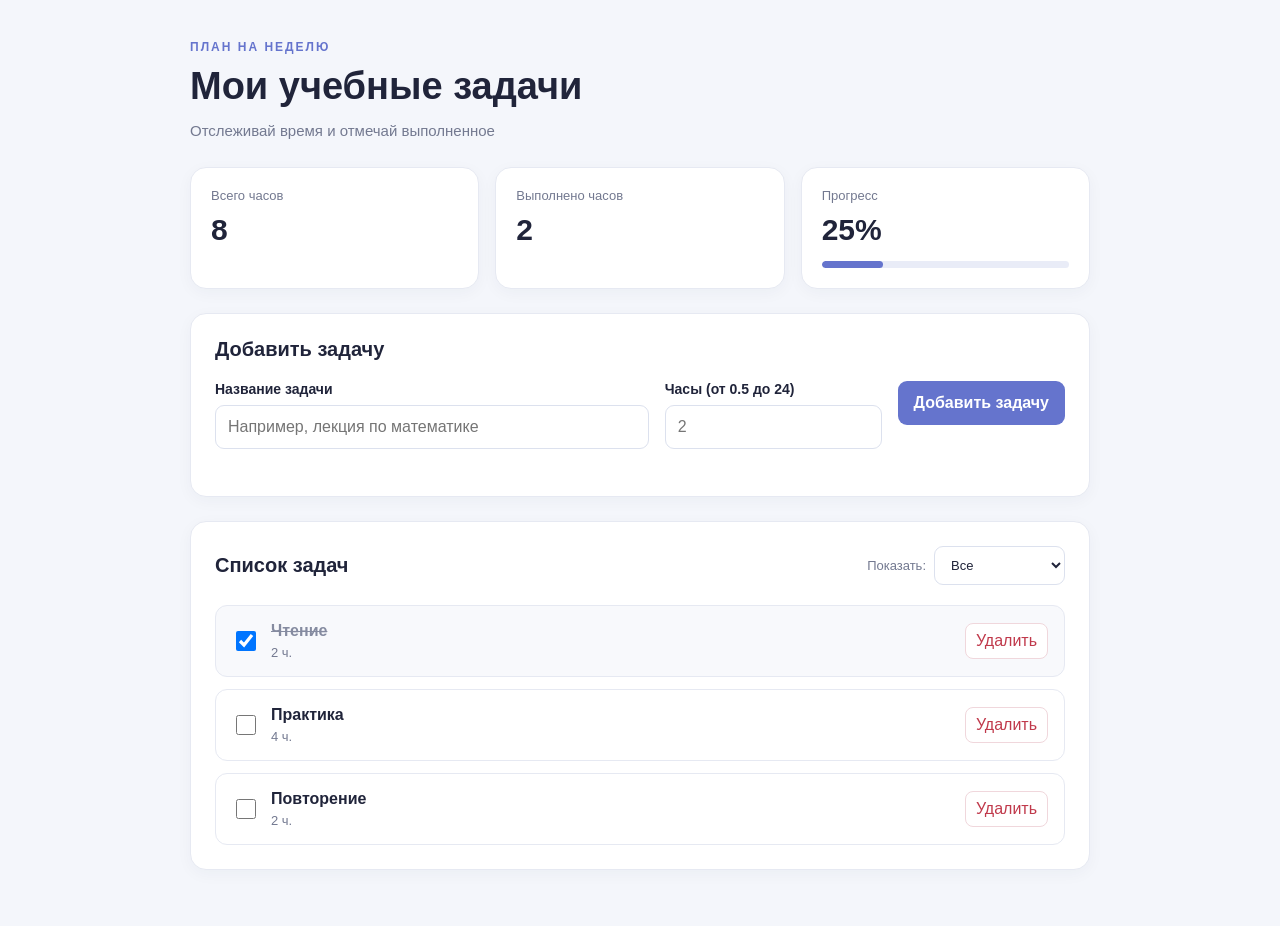
<file: direct/index.html>
<!DOCTYPE html>
<html lang="ru">
<head>
  <meta charset="UTF-8">
  <meta name="viewport" content="width=device-width, initial-scale=1.0">
  <title>Трекер учебных задач</title>
  <link rel="stylesheet" href="styles.css">
</head>
<body>
  <main class="container">
    <header class="header">
      <p class="eyebrow">ПЛАН НА НЕДЕЛЮ</p>
      <h1>Мои учебные задачи</h1>
      <p class="subtitle">Отслеживай время и отмечай выполненное</p>
    </header>

    <section class="stats" aria-label="Общий прогресс">
      <article class="stat-card">
        <span class="stat-label">Всего часов</span>
        <strong id="total-hours">0</strong>
      </article>
      <article class="stat-card">
        <span class="stat-label">Выполнено часов</span>
        <strong id="done-hours">0</strong>
      </article>
      <article class="stat-card progress-card">
        <span class="stat-label">Прогресс</span>
        <strong id="progress">0%</strong>
        <div class="progress-track">
          <div id="progress-bar" class="progress-bar"></div>
        </div>
      </article>
    </section>

    <section class="form-card">
      <h2>Добавить задачу</h2>
      <form id="task-form" novalidate>
        <div class="field">
          <label for="task-title">Название задачи</label>
          <input id="task-title" name="title" type="text"
                 placeholder="Например, лекция по математике">
          <span id="title-error" class="error" aria-live="polite"></span>
        </div>

        <div class="field">
          <label for="task-hours">Часы (от 0.5 до 24)</label>
          <input id="task-hours" name="hours" type="number"
                 min="0.5" max="24" step="0.5" placeholder="2">
          <span id="hours-error" class="error" aria-live="polite"></span>
        </div>

        <button class="primary-button" type="submit">Добавить задачу</button>
      </form>
    </section>

    <section class="tasks-section">
      <div class="tasks-heading">
        <h2>Список задач</h2>
        <label class="filter-label" for="task-filter">Показать:
          <select id="task-filter">
            <option value="all">Все</option>
            <option value="active">Активные</option>
            <option value="completed">Выполненные</option>
          </select>
        </label>
      </div>

      <ul id="task-list" class="task-list"></ul>
      <p id="empty-message" class="empty-message" hidden>Задач пока нет.</p>
    </section>
  </main>

  <script type="module" src="app.mjs"></script>
</body>
</html>
</file>
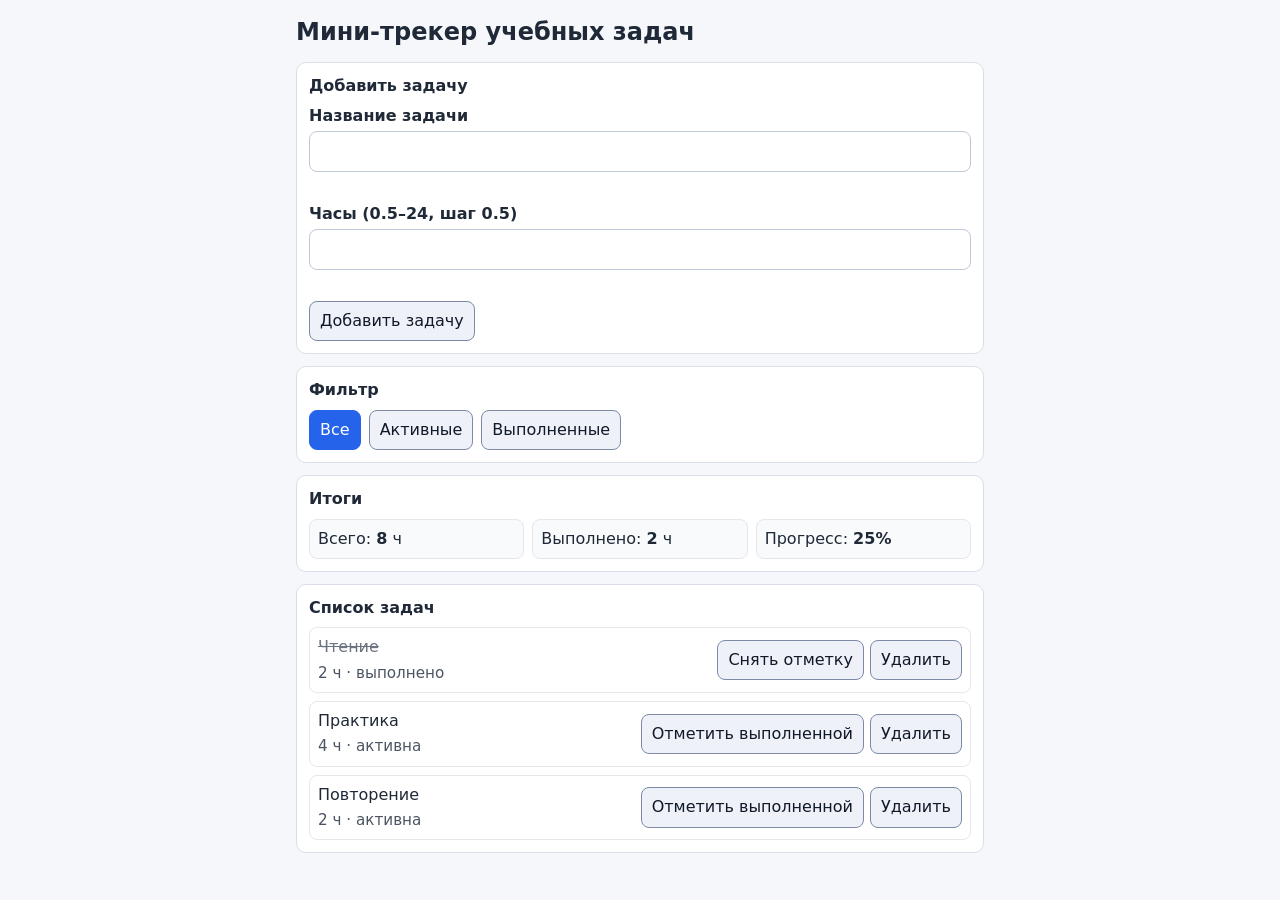
<file: with-spec/index.html>
<!doctype html>
<html lang="ru">
  <head>
    <meta charset="UTF-8" />
    <meta name="viewport" content="width=device-width, initial-scale=1.0" />
    <title>Мини-трекер учебных задач</title>
    <link rel="stylesheet" href="./styles.css" />
  </head>
  <body>
    <main class="app">
      <h1>Мини-трекер учебных задач</h1>

      <section class="panel" aria-labelledby="add-task-title">
        <h2 id="add-task-title">Добавить задачу</h2>
        <form id="task-form" novalidate>
          <div class="field">
            <label for="title-input">Название задачи</label>
            <input id="title-input" name="title" type="text" autocomplete="off" />
            <p id="title-error" class="error" aria-live="polite"></p>
          </div>
          <div class="field">
            <label for="hours-input">Часы (0.5–24, шаг 0.5)</label>
            <input id="hours-input" name="hours" type="number" min="0.5" max="24" step="0.5" inputmode="decimal" />
            <p id="hours-error" class="error" aria-live="polite"></p>
          </div>
          <button type="submit" id="add-btn">Добавить задачу</button>
        </form>
      </section>

      <section class="panel" aria-labelledby="filters-title">
        <h2 id="filters-title">Фильтр</h2>
        <div class="filters" role="group" aria-label="Фильтр задач">
          <button type="button" class="filter-btn is-active" data-filter="all" aria-pressed="true">Все</button>
          <button type="button" class="filter-btn" data-filter="active" aria-pressed="false">Активные</button>
          <button type="button" class="filter-btn" data-filter="done" aria-pressed="false">Выполненные</button>
        </div>
      </section>

      <section class="panel" aria-labelledby="totals-title">
        <h2 id="totals-title">Итоги</h2>
        <div class="totals" aria-live="polite">
          <p>Всего: <strong id="total-hours">0</strong> ч</p>
          <p>Выполнено: <strong id="done-hours">0</strong> ч</p>
          <p>Прогресс: <strong id="progress">0%</strong></p>
        </div>
      </section>

      <section class="panel" aria-labelledby="tasks-title">
        <h2 id="tasks-title">Список задач</h2>
        <ul id="task-list" class="task-list"></ul>
        <p id="empty-state" class="empty" hidden>Задач нет</p>
      </section>
    </main>

    <script type="module" src="./app.mjs"></script>
  </body>
</html>
</file>
<file: direct/styles.css>
:root {
  font-family: -apple-system, BlinkMacSystemFont, "Segoe UI", sans-serif;
  color: #20243a;
  background: #f4f6fb;
  font-synthesis: none;
  text-rendering: optimizeLegibility;
}

* {
  box-sizing: border-box;
}

body {
  margin: 0;
  min-width: 320px;
}

.container {
  width: min(100% - 32px, 900px);
  margin: 0 auto;
  padding: 40px 0 56px;
}

.header {
  margin-bottom: 28px;
}

.eyebrow {
  margin: 0 0 10px;
  color: #6574cd;
  font-size: 12px;
  font-weight: 700;
  letter-spacing: 2px;
}

h1 {
  margin: 0;
  font-size: clamp(28px, 6vw, 38px);
  line-height: 1.2;
}

.subtitle {
  margin: 12px 0 0;
  color: #737990;
  font-size: 15px;
}

.stats {
  display: grid;
  grid-template-columns: repeat(3, minmax(0, 1fr));
  gap: 16px;
  margin-bottom: 24px;
}

.stat-card,
.form-card,
.tasks-section {
  border: 1px solid #e6e9f2;
  border-radius: 16px;
  background: #fff;
  box-shadow: 0 4px 16px rgb(31 42 80 / 4%);
}

.stat-card {
  padding: 20px;
}

.stat-label {
  display: block;
  margin-bottom: 12px;
  color: #737990;
  font-size: 13px;
}

.stat-card strong {
  font-size: 30px;
  line-height: 1;
}

.progress-track {
  height: 7px;
  margin-top: 16px;
  overflow: hidden;
  border-radius: 20px;
  background: #e9ecf7;
}

.progress-bar {
  width: 0;
  height: 100%;
  border-radius: inherit;
  background: #6574cd;
  transition: width 0.2s ease;
}

.form-card {
  padding: 24px;
  margin-bottom: 24px;
}

h2 {
  margin: 0 0 20px;
  font-size: 20px;
}

#task-form {
  display: grid;
  grid-template-columns: minmax(0, 2fr) minmax(0, 1fr) auto;
  align-items: start;
  gap: 16px;
}

.field {
  min-width: 0;
}

.field label {
  display: block;
  margin-bottom: 8px;
  font-size: 14px;
  font-weight: 600;
}

input,
select,
button {
  font: inherit;
}

input,
select {
  width: 100%;
  min-height: 44px;
  padding: 10px 12px;
  border: 1px solid #dce1ee;
  border-radius: 9px;
  background: #fff;
  color: #20243a;
}

input:focus,
select:focus {
  outline: 2px solid #9aa5ec;
  outline-offset: 1px;
}

.error {
  display: block;
  min-height: 18px;
  margin-top: 5px;
  color: #c0394b;
  font-size: 12px;
}

.primary-button {
  min-height: 44px;
  padding: 0 16px;
  border: 0;
  border-radius: 9px;
  background: #6574cd;
  color: #fff;
  font-weight: 600;
  cursor: pointer;
}

.primary-button:hover {
  background: #5362bb;
}

.tasks-section {
  padding: 24px;
}

.tasks-heading {
  display: flex;
  align-items: center;
  justify-content: space-between;
  gap: 16px;
  margin-bottom: 20px;
}

.tasks-heading h2 {
  margin: 0;
}

.filter-label {
  display: flex;
  align-items: center;
  gap: 8px;
  color: #737990;
  font-size: 13px;
}

.filter-label select {
  width: auto;
  min-width: 110px;
  min-height: 38px;
}

.task-list {
  display: grid;
  gap: 12px;
  padding: 0;
  margin: 0;
  list-style: none;
}

.task-item {
  display: flex;
  align-items: center;
  gap: 12px;
  padding: 16px;
  border: 1px solid #e6e9f2;
  border-radius: 12px;
}

.task-item.completed {
  background: #f8f9fc;
}

.task-checkbox {
  width: 20px;
  height: 20px;
  min-height: 20px;
  flex: 0 0 20px;
  cursor: pointer;
}

.task-info {
  flex: 1;
  min-width: 0;
}

.task-title {
  overflow-wrap: anywhere;
  font-weight: 600;
}

.completed .task-title {
  color: #858ba0;
  text-decoration: line-through;
}

.task-hours {
  margin-top: 5px;
  color: #737990;
  font-size: 13px;
}

.delete-button {
  padding: 8px 10px;
  border: 1px solid #f0d7dc;
  border-radius: 8px;
  background: #fff;
  color: #c0394b;
  cursor: pointer;
}

.delete-button:hover {
  background: #fff1f3;
}

.empty-message {
  padding: 20px 0;
  color: #737990;
  text-align: center;
}

@media (max-width: 650px) {
  .container {
    width: min(100% - 24px, 900px);
    padding-top: 28px;
  }

  .stats {
    grid-template-columns: 1fr;
    gap: 10px;
  }

  .stat-card {
    padding: 16px;
  }

  .stat-card strong {
    font-size: 26px;
  }

  #task-form {
    grid-template-columns: 1fr;
    gap: 10px;
  }

  .form-card,
  .tasks-section {
    padding: 18px;
  }

  .tasks-heading {
    align-items: flex-start;
    flex-direction: column;
  }

  .task-item {
    padding: 12px;
  }
}
</file>
<file: with-spec/styles.css>
:root {
  color-scheme: light;
  font-family: system-ui, -apple-system, Segoe UI, Roboto, sans-serif;
  line-height: 1.4;
}

* {
  box-sizing: border-box;
}

body {
  margin: 0;
  background: #f5f7fb;
  color: #1f2937;
}

.app {
  max-width: 720px;
  margin: 0 auto;
  padding: 16px;
}

h1 {
  font-size: 1.5rem;
  margin: 0 0 12px;
}

.panel {
  background: #fff;
  border: 1px solid #d9deea;
  border-radius: 10px;
  padding: 12px;
  margin-bottom: 12px;
}

h2 {
  font-size: 1rem;
  margin: 0 0 8px;
}

.field {
  margin-bottom: 10px;
}

label {
  display: block;
  font-weight: 600;
  margin-bottom: 4px;
}

input[type='text'],
input[type='number'] {
  width: 100%;
  padding: 8px 10px;
  border: 1px solid #bfc8d9;
  border-radius: 8px;
  font: inherit;
}

button {
  font: inherit;
  cursor: pointer;
}

#add-btn,
.filter-btn,
.task-btn {
  padding: 8px 10px;
  border-radius: 8px;
  border: 1px solid #7c8aa5;
  background: #eef2f8;
  color: #111827;
}

.filter-btn.is-active {
  background: #2563eb;
  color: #fff;
  border-color: #2563eb;
}

.filters {
  display: flex;
  flex-wrap: wrap;
  gap: 8px;
}

.totals {
  display: grid;
  grid-template-columns: repeat(3, minmax(0, 1fr));
  gap: 8px;
}

.totals p {
  margin: 0;
  background: #f8fafc;
  border: 1px solid #e5e7eb;
  border-radius: 8px;
  padding: 8px;
}

.task-list {
  list-style: none;
  margin: 0;
  padding: 0;
  display: grid;
  gap: 8px;
}

.task-item {
  display: grid;
  grid-template-columns: 1fr auto;
  gap: 8px;
  align-items: center;
  border: 1px solid #e5e7eb;
  border-radius: 8px;
  padding: 8px;
}

.task-main {
  min-width: 0;
}

.task-title {
  margin: 0 0 4px;
  word-break: break-word;
}

.task-meta {
  margin: 0;
  color: #4b5563;
  font-size: 0.95rem;
}

.task-actions {
  display: flex;
  flex-wrap: wrap;
  gap: 6px;
  justify-content: flex-end;
}

.error {
  min-height: 1.2em;
  margin: 4px 0 0;
  color: #b91c1c;
  font-size: 0.9rem;
}

.empty {
  margin: 8px 0 0;
  color: #6b7280;
}

.task-item.done .task-title {
  text-decoration: line-through;
  color: #6b7280;
}

@media (max-width: 390px) {
  .app {
    padding: 12px;
  }

  .totals {
    grid-template-columns: 1fr;
  }

  .task-item {
    grid-template-columns: 1fr;
  }

  .task-actions {
    justify-content: flex-start;
  }
}

html,
body {
  overflow-x: hidden;
}
</file>
